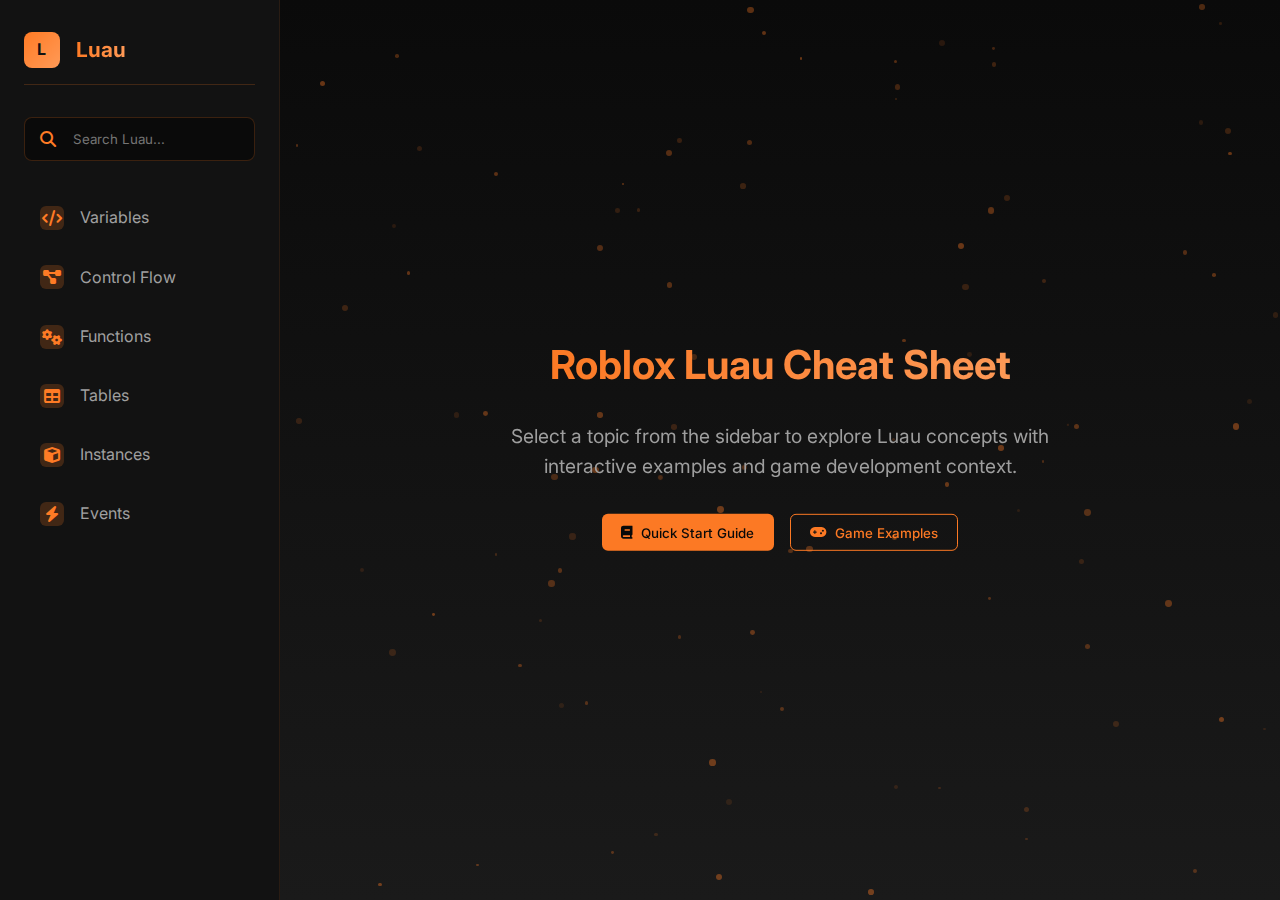
<file: index.html>
<!DOCTYPE html>
<html lang="en">
<head>
    <meta charset="UTF-8">
    <meta name="viewport" content="width=device-width, initial-scale=1.0">
    <title>Roblox Luau Master | Orange Dark Theme</title>
    <link rel="stylesheet" href="https://cdnjs.cloudflare.com/ajax/libs/font-awesome/6.4.0/css/all.min.css">
    <link href="https://fonts.googleapis.com/css2?family=Inter:wght@300;400;500;600;700&display=swap" rel="stylesheet">
    <script src="https://cdnjs.cloudflare.com/ajax/libs/gsap/3.11.4/gsap.min.js"></script>
    <style>
        /* === Orange Dark Theme Variables === */
        :root {
            --primary: #ff7b25;
            --primary-light: #ff9a57;
            --primary-dark: #e56a1a;
            --dark: #121212;
            --darker: #0a0a0a;
            --light: #ffffff;
            --gray: #a0a0a0;
            --glass: rgba(30, 30, 30, 0.7);
            --glass-border: rgba(255, 123, 37, 0.2);
            --glow: 0 0 15px rgba(255, 123, 37, 0.3);
            --font-main: 'Inter', sans-serif;
            --transition: all 0.4s cubic-bezier(0.16, 1, 0.3, 1);
        }

        * {
            margin: 0;
            padding: 0;
            box-sizing: border-box;
        }

        body {
            font-family: var(--font-main);
            background-color: var(--darker);
            color: var(--light);
            line-height: 1.6;
            overflow-x: hidden;
        }

        /* === Animated Background === */
        .particles {
            position: fixed;
            top: 0;
            left: 0;
            width: 100%;
            height: 100%;
            z-index: -1;
            background: linear-gradient(to bottom, var(--darker), #1a1a1a);
        }

        .particle {
            position: absolute;
            background-color: var(--primary);
            border-radius: 50%;
            opacity: 0.5;
        }

        /* === Main Layout === */
        .app-container {
            display: grid;
            grid-template-columns: 280px 1fr;
            min-height: 100vh;
        }

        /* === Sidebar === */
        .sidebar {
            background-color: var(--dark);
            border-right: 1px solid rgba(255, 123, 37, 0.1);
            padding: 2rem 1.5rem;
            position: relative;
            overflow-y: auto;
        }

        .sidebar-header {
            display: flex;
            align-items: center;
            gap: 1rem;
            margin-bottom: 2rem;
            padding-bottom: 1rem;
            border-bottom: 1px solid var(--glass-border);
        }

        .logo-icon {
            width: 36px;
            height: 36px;
            background: linear-gradient(135deg, var(--primary), var(--primary-light));
            border-radius: 8px;
            display: flex;
            align-items: center;
            justify-content: center;
            color: var(--dark);
            font-weight: bold;
        }

        .logo-text {
            font-size: 1.3rem;
            font-weight: 700;
            background: linear-gradient(to right, var(--primary), var(--primary-light));
            -webkit-background-clip: text;
            background-clip: text;
            color: transparent;
        }

        .search-box {
            position: relative;
            margin-bottom: 2rem;
        }

        .search-input {
            width: 100%;
            padding: 0.8rem 1rem 0.8rem 3rem;
            background-color: var(--darker);
            border: 1px solid var(--glass-border);
            border-radius: 8px;
            color: var(--light);
            font-family: var(--font-main);
            transition: var(--transition);
        }

        .search-input:focus {
            outline: none;
            border-color: var(--primary);
            box-shadow: var(--glow);
        }

        .search-icon {
            position: absolute;
            left: 1rem;
            top: 50%;
            transform: translateY(-50%);
            color: var(--primary);
        }

        .topic-list {
            list-style: none;
        }

        .topic-item {
            margin-bottom: 0.5rem;
        }

        .topic-link {
            display: flex;
            align-items: center;
            gap: 1rem;
            padding: 0.8rem 1rem;
            color: var(--gray);
            text-decoration: none;
            border-radius: 8px;
            transition: var(--transition);
        }

        .topic-link:hover {
            background-color: rgba(255, 123, 37, 0.1);
            color: var(--light);
        }

        .topic-link.active {
            background-color: rgba(255, 123, 37, 0.2);
            color: var(--primary-light);
        }

        .topic-icon {
            width: 24px;
            height: 24px;
            display: flex;
            align-items: center;
            justify-content: center;
            background-color: rgba(255, 123, 37, 0.2);
            border-radius: 6px;
            color: var(--primary);
        }

        /* === Main Content === */
        .main-content {
            padding: 2rem 3rem;
            overflow-y: auto;
        }

        .content-header {
            display: flex;
            justify-content: space-between;
            align-items: center;
            margin-bottom: 2rem;
            padding-bottom: 1.5rem;
            border-bottom: 1px solid var(--glass-border);
        }

        .content-title {
            font-size: 2rem;
            font-weight: 700;
            color: var(--primary-light);
        }

        /* === Code Cards === */
        .cards-grid {
            display: grid;
            grid-template-columns: repeat(auto-fill, minmax(350px, 1fr));
            gap: 1.5rem;
            margin-bottom: 2rem;
        }

        .code-card {
            background-color: var(--dark);
            border-radius: 12px;
            overflow: hidden;
            border: 1px solid var(--glass-border);
            transition: var(--transition);
        }

        .code-card:hover {
            transform: translateY(-5px);
            box-shadow: var(--glow);
            border-color: var(--primary);
        }

        .card-header {
            padding: 1rem 1.5rem;
            background-color: rgba(255, 123, 37, 0.1);
            border-bottom: 1px solid var(--glass-border);
            display: flex;
            align-items: center;
            gap: 1rem;
        }

        .card-icon {
            width: 36px;
            height: 36px;
            background-color: rgba(255, 123, 37, 0.2);
            border-radius: 8px;
            display: flex;
            align-items: center;
            justify-content: center;
            color: var(--primary);
        }

        .card-title {
            font-weight: 600;
            font-size: 1.1rem;
        }

        .code-block {
            padding: 1.5rem;
            font-family: 'Fira Code', monospace;
            font-size: 0.9rem;
            line-height: 1.6;
            background-color: var(--darker);
            overflow-x: auto;
        }

        .token.comment {
            color: #6a9955;
            font-style: italic;
        }

        .token.keyword {
            color: #569cd6;
        }

        .token.string {
            color: #ce9178;
        }

        .token.number {
            color: #b5cea8;
        }

        .token.function {
            color: #dcdcaa;
        }

        .card-footer {
            padding: 1rem 1.5rem;
            background-color: var(--dark);
            border-top: 1px solid var(--glass-border);
            display: flex;
            gap: 0.8rem;
        }

        /* === Buttons === */
        .btn {
            padding: 0.6rem 1.2rem;
            border-radius: 6px;
            font-weight: 500;
            font-family: var(--font-main);
            cursor: pointer;
            transition: var(--transition);
            border: none;
            display: inline-flex;
            align-items: center;
            gap: 0.5rem;
        }

        .btn-primary {
            background-color: var(--primary);
            color: var(--darker);
        }

        .btn-primary:hover {
            background-color: var(--primary-light);
            transform: translateY(-2px);
        }

        .btn-outline {
            background-color: transparent;
            color: var(--primary);
            border: 1px solid var(--primary);
        }

        .btn-outline:hover {
            background-color: rgba(255, 123, 37, 0.1);
        }

        /* === Playground === */
        .playground {
            background-color: var(--dark);
            border-radius: 12px;
            border: 1px solid var(--glass-border);
            overflow: hidden;
            margin-top: 2rem;
        }

        .playground-header {
            padding: 1rem 1.5rem;
            background-color: rgba(255, 123, 37, 0.1);
            border-bottom: 1px solid var(--glass-border);
            display: flex;
            justify-content: space-between;
            align-items: center;
        }

        .playground-title {
            font-weight: 600;
            color: var(--primary-light);
        }

        .playground-actions {
            display: flex;
            gap: 0.8rem;
        }

        .code-editor {
            padding: 1.5rem;
            background-color: var(--darker);
        }

        .code-input {
            width: 100%;
            min-height: 150px;
            background-color: var(--dark);
            border: 1px solid var(--glass-border);
            border-radius: 8px;
            padding: 1rem;
            font-family: 'Fira Code', monospace;
            color: var(--light);
            line-height: 1.6;
            resize: vertical;
            margin-bottom: 1rem;
        }

        .code-input:focus {
            outline: none;
            border-color: var(--primary);
            box-shadow: var(--glow);
        }

        .output-container {
            background-color: var(--dark);
            border-radius: 8px;
            padding: 1rem;
            border: 1px solid var(--glass-border);
        }

        .output-title {
            font-weight: 500;
            margin-bottom: 0.5rem;
            color: var(--primary-light);
        }

        .output-content {
            font-family: 'Fira Code', monospace;
            min-height: 60px;
            background-color: var(--darker);
            padding: 0.8rem;
            border-radius: 4px;
            white-space: pre-wrap;
        }

        /* === AI Assistant === */
        .ai-assistant {
            position: fixed;
            bottom: 2rem;
            right: 2rem;
            width: 60px;
            height: 60px;
            background: linear-gradient(135deg, var(--primary), var(--primary-light));
            border-radius: 50%;
            display: flex;
            align-items: center;
            justify-content: center;
            color: var(--dark);
            font-size: 1.5rem;
            cursor: pointer;
            z-index: 100;
            box-shadow: 0 0 20px rgba(255, 123, 37, 0.5);
            transition: var(--transition);
        }

        .ai-assistant:hover {
            transform: scale(1.1);
        }

        .ai-panel {
            position: fixed;
            bottom: 5rem;
            right: 2rem;
            width: 350px;
            max-height: 500px;
            background-color: var(--dark);
            border-radius: 12px;
            border: 1px solid var(--glass-border);
            box-shadow: 0 0 30px rgba(255, 123, 37, 0.3);
            padding: 1.5rem;
            z-index: 100;
            transform: translateY(20px);
            opacity: 0;
            pointer-events: none;
            transition: var(--transition);
            display: flex;
            flex-direction: column;
        }

        .ai-panel.active {
            transform: translateY(0);
            opacity: 1;
            pointer-events: all;
        }

        .ai-header {
            display: flex;
            align-items: center;
            gap: 1rem;
            margin-bottom: 1rem;
            padding-bottom: 1rem;
            border-bottom: 1px solid var(--glass-border);
        }

        .ai-icon {
            width: 36px;
            height: 36px;
            background: linear-gradient(135deg, var(--primary), var(--primary-light));
            border-radius: 50%;
            display: flex;
            align-items: center;
            justify-content: center;
            color: var(--dark);
        }

        .ai-title {
            font-weight: 600;
        }

        .ai-messages {
            flex: 1;
            overflow-y: auto;
            margin-bottom: 1rem;
        }

        .ai-message {
            margin-bottom: 1rem;
            padding: 0.8rem;
            border-radius: 8px;
            background-color: var(--darker);
        }

        .ai-message.bot {
            border-left: 3px solid var(--primary);
        }

        .ai-message.user {
            background-color: rgba(255, 123, 37, 0.1);
        }

        .ai-input-container {
            display: flex;
            gap: 0.5rem;
        }

        .ai-input {
            flex: 1;
            padding: 0.8rem;
            background-color: var(--darker);
            border: 1px solid var(--glass-border);
            border-radius: 8px;
            color: var(--light);
            font-family: var(--font-main);
        }

        .ai-input:focus {
            outline: none;
            border-color: var(--primary);
        }

        .ai-send {
            width: 40px;
            height: 40px;
            background: linear-gradient(135deg, var(--primary), var(--primary-light));
            border: none;
            border-radius: 8px;
            color: var(--dark);
            cursor: pointer;
            display: flex;
            align-items: center;
            justify-content: center;
        }

        /* === Responsive Design === */
        @media (max-width: 1200px) {
            .app-container {
                grid-template-columns: 1fr;
            }

            .sidebar {
                display: none;
            }
        }

        @media (max-width: 768px) {
            .main-content {
                padding: 1.5rem;
            }

            .cards-grid {
                grid-template-columns: 1fr;
            }

            .ai-panel {
                width: calc(100% - 2rem);
                right: 1rem;
                bottom: 5.5rem;
            }
        }

        /* === Animations === */
        @keyframes float {
            0%, 100% { transform: translateY(0); }
            50% { transform: translateY(-10px); }
        }

        .floating {
            animation: float 3s ease-in-out infinite;
        }

        /* === Initial State === */
        .main-content {
            display: none;
        }

        .main-content.active {
            display: block;
        }

        .welcome-message {
            display: flex;
            flex-direction: column;
            align-items: center;
            justify-content: center;
            height: calc(100vh - 80px);
            text-align: center;
            padding: 2rem;
        }

        .welcome-title {
            font-size: 2.5rem;
            margin-bottom: 1.5rem;
            background: linear-gradient(to right, var(--primary), var(--primary-light));
            -webkit-background-clip: text;
            background-clip: text;
            color: transparent;
        }

        .welcome-subtitle {
            font-size: 1.2rem;
            color: var(--gray);
            margin-bottom: 2rem;
            max-width: 600px;
        }

        .welcome-actions {
            display: flex;
            gap: 1rem;
        }
    </style>
</head>
<body>
    <!-- Animated Background -->
    <div class="particles" id="particles"></div>

    <!-- Main App Container -->
    <div class="app-container">
        <!-- Sidebar -->
        <aside class="sidebar">
            <div class="sidebar-header">
                <div class="logo-icon">L</div>
                <div class="logo-text">Luau</div>
            </div>
            
            <div class="search-box">
                <i class="fas fa-search search-icon"></i>
                <input type="text" class="search-input" placeholder="Search Luau...">
            </div>
            
            <ul class="topic-list">
                <li class="topic-item">
                    <a href="#" class="topic-link" data-topic="variables">
                        <div class="topic-icon">
                            <i class="fas fa-code"></i>
                        </div>
                        <span>Variables</span>
                    </a>
                </li>
                <li class="topic-item">
                    <a href="#" class="topic-link" data-topic="control-flow">
                        <div class="topic-icon">
                            <i class="fas fa-project-diagram"></i>
                        </div>
                        <span>Control Flow</span>
                    </a>
                </li>
                <li class="topic-item">
                    <a href="#" class="topic-link" data-topic="functions">
                        <div class="topic-icon">
                            <i class="fas fa-cogs"></i>
                        </div>
                        <span>Functions</span>
                    </a>
                </li>
                <li class="topic-item">
                    <a href="#" class="topic-link" data-topic="tables">
                        <div class="topic-icon">
                            <i class="fas fa-table"></i>
                        </div>
                        <span>Tables</span>
                    </a>
                </li>
                <li class="topic-item">
                    <a href="#" class="topic-link" data-topic="instances">
                        <div class="topic-icon">
                            <i class="fas fa-cube"></i>
                        </div>
                        <span>Instances</span>
                    </a>
                </li>
                <li class="topic-item">
                    <a href="#" class="topic-link" data-topic="events">
                        <div class="topic-icon">
                            <i class="fas fa-bolt"></i>
                        </div>
                        <span>Events</span>
                    </a>
                </li>
            </ul>
        </aside>

        <!-- Main Content -->
        <main class="main-content" id="welcome-content">
            <div class="welcome-message">
                <h1 class="welcome-title">Roblox Luau Cheat Sheet</h1>
                <p class="welcome-subtitle">Select a topic from the sidebar to explore Luau concepts with interactive examples and game development context.</p>
                <div class="welcome-actions">
                    <button class="btn btn-primary">
                        <i class="fas fa-book"></i> Quick Start Guide
                    </button>
                    <button class="btn btn-outline">
                        <i class="fas fa-gamepad"></i> Game Examples
                    </button>
                </div>
            </div>
        </main>

        <!-- Topic Content Sections (hidden by default) -->
        <main class="main-content" id="variables-content">
            <div class="content-header">
                <h1 class="content-title">Variables</h1>
                <div>
                    <button class="btn btn-primary">
                        <i class="fas fa-play"></i> Run All
                    </button>
                </div>
            </div>
            
            <div class="cards-grid">
                <!-- Variable Declaration -->
                <div class="code-card">
                    <div class="card-header">
                        <div class="card-icon">
                            <i class="fas fa-brackets-curly"></i>
                        </div>
                        <h3 class="card-title">Declaration</h3>
                    </div>
                    <div class="code-block">
                        <code><span class="token keyword">local</span> playerName = <span class="token string">"Builder"</span> <span class="token comment">-- String</span>
<span class="token keyword">local</span> health = <span class="token number">100</span> <span class="token comment">-- Number</span>
<span class="token keyword">local</span> isAlive = <span class="token keyword">true</span> <span class="token comment">-- Boolean</span>
<span class="token keyword">local</span> inventory = {} <span class="token comment">-- Table</span>
<span class="token keyword">local</span> weapon = <span class="token keyword">nil</span> <span class="token comment">-- Nil</span></code>
                    </div>
                    <div class="card-footer">
                        <button class="btn btn-outline">
                            <i class="fas fa-copy"></i> Copy
                        </button>
                        <button class="btn btn-primary">
                            <i class="fas fa-play"></i> Run
                        </button>
                    </div>
                </div>
                
                <!-- Type Inference -->
                <div class="code-card">
                    <div class="card-header">
                        <div class="card-icon">
                            <i class="fas fa-arrows-alt-h"></i>
                        </div>
                        <h3 class="card-title">Type Inference</h3>
                    </div>
                    <div class="code-block">
                        <code><span class="token comment">-- Basic type annotation</span>
<span class="token keyword">local</span> playerName<span class="token keyword">:</span> <span class="token keyword">string</span> = <span class="token string">"Builder"</span>

<span class="token comment">-- Function with type annotations</span>
<span class="token keyword">local</span> <span class="token keyword">function</span> add(a<span class="token keyword">:</span> <span class="token keyword">number</span>, b<span class="token keyword">:</span> <span class="token keyword">number</span>)<span class="token keyword">:</span> <span class="token keyword">number</span>
    <span class="token keyword">return</span> a + b
<span class="token keyword">end</span>

<span class="token comment">-- Roblox instance types</span>
<span class="token keyword">local</span> part<span class="token keyword">:</span> <span class="token keyword">Part</span> = <span class="token function">Instance.new</span>(<span class="token string">"Part"</span>)</code>
                    </div>
                    <div class="card-footer">
                        <button class="btn btn-outline">
                            <i class="fas fa-copy"></i> Copy
                        </button>
                        <button class="btn btn-primary">
                            <i class="fas fa-play"></i> Run
                        </button>
                    </div>
                </div>
                
                <!-- Game Example -->
                <div class="code-card">
                    <div class="card-header">
                        <div class="card-icon">
                            <i class="fas fa-gamepad"></i>
                        </div>
                        <h3 class="card-title">Game Example</h3>
                    </div>
                    <div class="code-block">
                        <code><span class="token comment">-- Player stats in an RPG</span>
<span class="token keyword">local</span> player = {
    name = <span class="token string">"Wizard"</span>,
    level = <span class="token number">5</span>,
    health = <span class="token number">100</span>,
    maxHealth = <span class="token number">100</span>,
    inventory = {
        <span class="token string">"Sword"</span>,
        <span class="token string">"Health Potion"</span>,
        <span class="token string">"Magic Scroll"</span>
    }
}

<span class="token comment">-- Access and modify values</span>
player.health = player.maxHealth <span class="token comment">-- Full heal</span>
<span class="token function">table.insert</span>(player.inventory, <span class="token string">"Shield"</span>)</code>
                    </div>
                    <div class="card-footer">
                        <button class="btn btn-outline">
                            <i class="fas fa-copy"></i> Copy
                        </button>
                        <button class="btn btn-primary">
                            <i class="fas fa-play"></i> Run
                        </button>
                    </div>
                </div>
                
                <!-- Scope Example -->
                <div class="code-card">
                    <div class="card-header">
                        <div class="card-icon">
                            <i class="fas fa-layer-group"></i>
                        </div>
                        <h3 class="card-title">Scope</h3>
                    </div>
                    <div class="code-block">
                        <code><span class="token keyword">local</span> globalVar = <span class="token string">"I'm global"</span> <span class="token comment">-- Avoid this!</span>

<span class="token keyword">local</span> <span class="token keyword">function</span> example()
    <span class="token keyword">local</span> localVar = <span class="token string">"I'm local"</span> <span class="token comment">-- Preferred</span>
    
    <span class="token keyword">if</span> <span class="token keyword">true</span> <span class="token keyword">then</span>
        <span class="token keyword">local</span> blockVar = <span class="token string">"Block scope"</span>
        <span class="token function">print</span>(blockVar) <span class="token comment">-- Works</span>
    <span class="token keyword">end</span>
    
    <span class="token function">print</span>(blockVar) <span class="token comment">-- Error: nil</span>
<span class="token keyword">end</span></code>
                    </div>
                    <div class="card-footer">
                        <button class="btn btn-outline">
                            <i class="fas fa-copy"></i> Copy
                        </button>
                        <button class="btn btn-primary">
                            <i class="fas fa-play"></i> Run
                        </button>
                    </div>
                </div>
            </div>
            
            <!-- Interactive Playground -->
            <div class="playground">
                <div class="playground-header">
                    <h3 class="playground-title">Interactive Playground</h3>
                    <div class="playground-actions">
                        <button class="btn btn-outline">
                            <i class="fas fa-redo"></i> Reset
                        </button>
                        <button class="btn btn-primary">
                            <i class="fas fa-play"></i> Run
                        </button>
                    </div>
                </div>
                <div class="code-editor">
                    <textarea class="code-input" spellcheck="false">-- Edit this code and click Run
local message = "Hello, Roblox!"
print(message)</textarea>
                    <div class="output-container">
                        <h4 class="output-title">Output:</h4>
                        <div class="output-content">Hello, Roblox!</div>
                    </div>
                </div>
            </div>
        </main>

        <!-- Other topic content sections would go here (control-flow-content, functions-content, etc.) -->
        
    </div>
    
    <!-- AI Assistant -->
    <div class="ai-assistant floating">
        <i class="fas fa-robot"></i>
    </div>
    
    <div class="ai-panel">
        <div class="ai-header">
            <div class="ai-icon">
                <i class="fas fa-robot"></i>
            </div>
            <h3 class="ai-title">Luau AI Assistant</h3>
        </div>
        <div class="ai-messages">
            <div class="ai-message bot">
                Hello! I'm your Luau AI assistant. Ask me anything about Roblox scripting!
            </div>
        </div>
        <div class="ai-input-container">
            <input type="text" class="ai-input" placeholder="Ask about Luau...">
            <button class="ai-send">
                <i class="fas fa-paper-plane"></i>
            </button>
        </div>
    </div>

    <script>
        // === Particle Background ===
        function createParticles() {
            const container = document.getElementById('particles');
            const particleCount = Math.floor(window.innerWidth / 10);
            
            for (let i = 0; i < particleCount; i++) {
                const particle = document.createElement('div');
                particle.classList.add('particle');
                
                // Random properties
                const size = Math.random() * 5 + 2;
                const posX = Math.random() * 100;
                const posY = Math.random() * 100;
                const delay = Math.random() * 5;
                const duration = Math.random() * 10 + 10;
                const opacity = Math.random() * 0.3 + 0.1;
                
                particle.style.width = `${size}px`;
                particle.style.height = `${size}px`;
                particle.style.left = `${posX}%`;
                particle.style.top = `${posY}%`;
                particle.style.opacity = opacity;
                
                container.appendChild(particle);
                
                // Animate particle
                gsap.to(particle, {
                    y: Math.random() * 100 - 50,
                    x: Math.random() * 100 - 50,
                    duration: duration,
                    delay: delay,
                    repeat: -1,
                    yoyo: true,
                    ease: "sine.inOut"
                });
            }
        }

        // === Topic Navigation ===
        function setupTopicNavigation() {
            const topicLinks = document.querySelectorAll('.topic-link');
            const welcomeContent = document.getElementById('welcome-content');
            const variablesContent = document.getElementById('variables-content');
            
            // Show welcome content by default
            welcomeContent.classList.add('active');
            
            topicLinks.forEach(link => {
                link.addEventListener('click', (e) => {
                    e.preventDefault();
                    
                    // Update active state
                    topicLinks.forEach(l => l.classList.remove('active'));
                    link.classList.add('active');
                    
                    // Hide all content sections
                    document.querySelectorAll('.main-content').forEach(content => {
                        content.classList.remove('active');
                    });
                    
                    // Show selected content
                    const topic = link.dataset.topic;
                    if (topic === 'variables') {
                        variablesContent.classList.add('active');
                    } else {
                        // In a real implementation, you would show other topic content here
                        variablesContent.classList.add('active');
                    }
                    
                    // Hide welcome message when a topic is selected
                    welcomeContent.classList.remove('active');
                });
            });
        }

        // === AI Assistant ===
        function setupAIAssistant() {
            const assistant = document.querySelector('.ai-assistant');
            const panel = document.querySelector('.ai-panel');
            const sendBtn = document.querySelector('.ai-send');
            const aiInput = document.querySelector('.ai-input');
            const messagesContainer = document.querySelector('.ai-messages');
            
            // Simple responses for demo
            const aiResponses = [
                "In Luau, you can declare variables using the 'local' keyword for better scope control.",
                "Control flow in Luau includes if-then-else statements, while loops, and for loops.",
                "Functions are first-class citizens in Luau. You can declare them with 'local function' syntax.",
                "Tables are Luau's only data structure, serving as both arrays and dictionaries.",
                "Roblox Instances are objects that exist in the game hierarchy, like Parts and Scripts.",
                "Events allow you to respond to actions in your game, like when a player touches something."
            ];
            
            assistant.addEventListener('click', () => {
                panel.classList.toggle('active');
                
                if(panel.classList.contains('active')) {
                    gsap.from(panel, {
                        duration: 0.3,
                        y: 20,
                        opacity: 0,
                        ease: "power2.out"
                    });
                }
            });
            
            function addMessage(text, isUser = false) {
                const messageDiv = document.createElement('div');
                messageDiv.classList.add('ai-message');
                messageDiv.classList.add(isUser ? 'user' : 'bot');
                messageDiv.textContent = text;
                messagesContainer.appendChild(messageDiv);
                messagesContainer.scrollTop = messagesContainer.scrollHeight;
            }
            
            sendBtn.addEventListener('click', () => {
                const question = aiInput.value.trim();
                if(question) {
                    addMessage(question, true);
                    aiInput.value = '';
                    
                    // Simulate AI thinking
                    setTimeout(() => {
                        const randomResponse = aiResponses[Math.floor(Math.random() * aiResponses.length)];
                        addMessage(randomResponse);
                    }, 800);
                }
            });
            
            aiInput.addEventListener('keypress', (e) => {
                if(e.key === 'Enter') {
                    sendBtn.click();
                }
            });
        }

        // === Interactive Playground ===
        function setupPlayground() {
            const runBtn = document.querySelector('.playground .btn-primary');
            const codeEditor = document.querySelector('.code-input');
            const outputDiv = document.querySelector('.output-content');
            const resetBtn = document.querySelector('.playground .btn-outline');
            
            runBtn.addEventListener('click', () => {
                try {
                    // Get code from editor
                    let code = codeEditor.value;
                    
                    // Simple output for demo
                    outputDiv.textContent = "Executing code...\n";
                    
                    // Simulate execution
                    setTimeout(() => {
                        if (code.includes('print')) {
                            const matches = code.match(/print\((["'])(.*?)\1\)/);
                            if (matches) {
                                outputDiv.textContent = matches[2];
                            } else {
                                outputDiv.textContent = "Code executed (simulated)";
                            }
                        } else {
                            outputDiv.textContent = "Code executed (simulated)";
                        }
                    }, 500);
                } catch (error) {
                    outputDiv.textContent = "Error: " + error.message;
                }
            });
            
            resetBtn.addEventListener('click', () => {
                codeEditor.value = '-- Edit this code and click Run\nlocal message = "Hello, Roblox!"\nprint(message)';
                outputDiv.textContent = "Hello, Roblox!";
            });
        }

        // === Initialize Everything ===
        document.addEventListener('DOMContentLoaded', () => {
            createParticles();
            setupTopicNavigation();
            setupAIAssistant();
            setupPlayground();
            
            // Animate elements on load
            gsap.from('.sidebar', {
                duration: 0.8,
                x: -50,
                opacity: 0,
                ease: "power2.out"
            });
            
            gsap.from('.welcome-message', {
                duration: 0.6,
                y: -20,
                opacity: 0,
                delay: 0.3,
                ease: "power2.out"
            });
            
            gsap.from('.ai-assistant', {
                duration: 0.5,
                scale: 0,
                opacity: 0,
                delay: 1.5,
                ease: "back.out(1.7)"
            });
        });
    </script>
</body>
</html>
</file>
